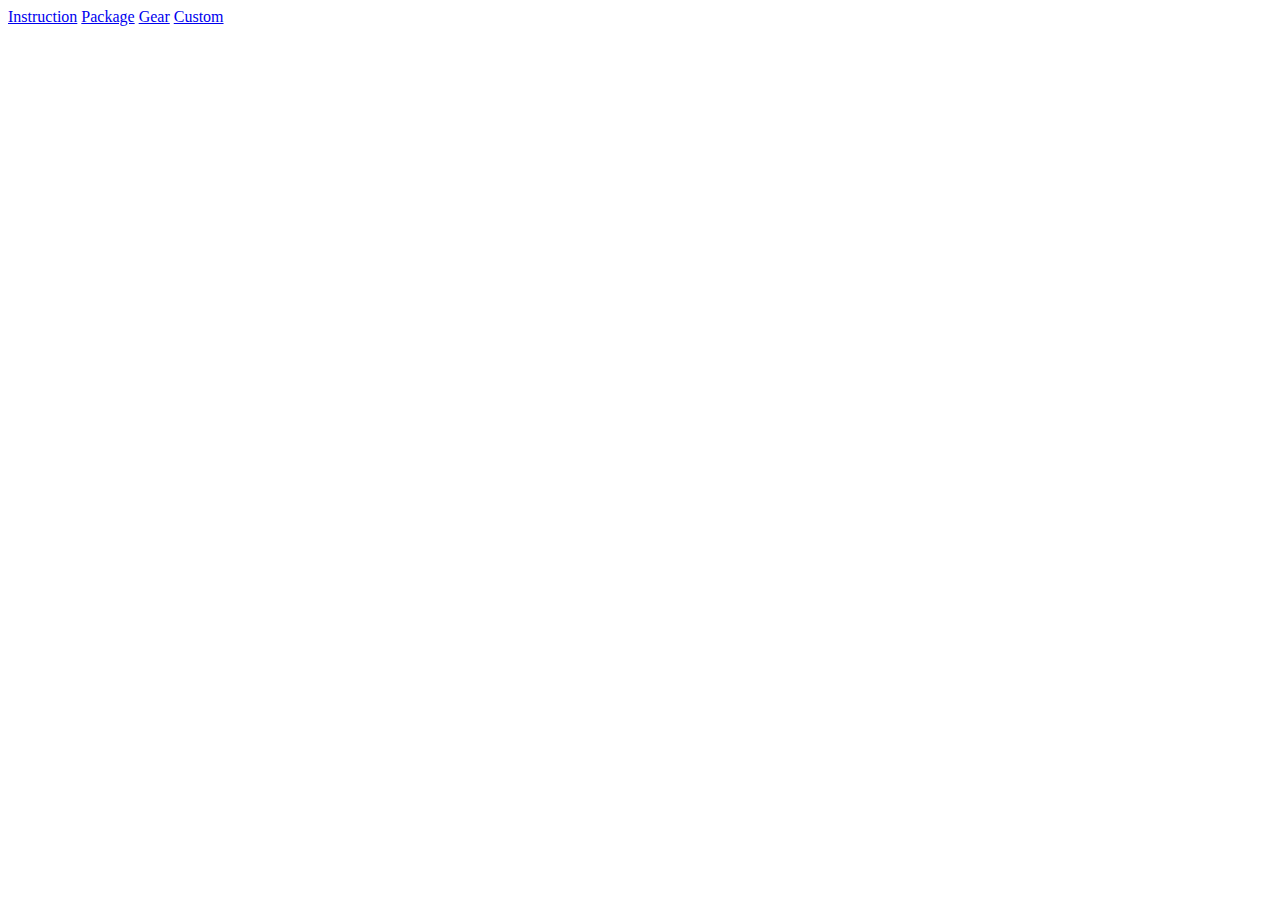
<file: index.html>
<!DOCTYPE html>
<meta charset="UTF-8">
<meta name="viewport" content="width=device-width, initial-scale=1">
<title>CG</title>
<script src=https://aeoq.github.io/drag-gallery/script.js type=module></script>
<style>
  img {max-height:30em;}
  caption {white-space:nowrap;}
  table {font-family:monospace;}
  td {white-space:pre;}
</style>
<drag-gallery id=instruction hidden>
  <figure>
    <img src='images/instruction/Wクラーケン・レオン・ウェイトアジャスト・サンダー.jpg' style='max-height:60em'>
    <img src='images/instruction/Wエアブラスト-1.jpg'>
    <img src='images/instruction/Wエアブラスト-2.jpg'>
    <img src='images/instruction/Wハイスペック・ダッシュ・スピン.jpg'>
  </figure>
  <figure>
    <img src='images/instruction/FW01~05.jpg' style='max-height:60em'>
    <img src='images/instruction/FW06-1.jpg'>
    <img src='images/instruction/FW06-2.jpg'>
    <img src='images/instruction/RW01~02.jpg'>
    <img src='images/instruction/RW03-1.jpg'>
    <img src='images/instruction/RW03-2.jpg'>
    <img src='images/instruction/RW04-1.jpg'>
    <img src='images/instruction/RW04-2.jpg'>
  </figure>
  <figure>
    <img src='images/instruction/Gear-1.jpg'>
    <img src='images/instruction/Gear-2.jpg'>
  </figure>
</drag-gallery>
<drag-gallery id=package hidden>
  <figure>
    <img src='images/package/WCアサルト-1.jpg' alt="クラッシュギア アサルトホイール">
    <img src='images/package/WCアサルト-2.jpg' alt="クラッシュギア アサルトホイール">
    <img src='images/package/WCファイヤー-1.jpg' alt="クラッシュギア ファイヤーホイール">
    <img src='images/package/WCファイヤー-2.jpg' alt="クラッシュギア ファイヤーホイール">
    <img src='images/package/WCレオン-1.jpg' alt="クラッシュギア レオンホイール">
    <img src='images/package/WCレオン-2.jpg' alt="クラッシュギア レオンホイール">
  </figure>
  <figure>
    <img src='images/package/WDサンダー-1.jpg' alt="クラッシュギア サンダーホイール">
    <img src='images/package/WDサンダー-2.jpg' alt="クラッシュギア サンダーホイール">
    <img src='images/package/WDドラゴン-1.jpg' alt="クラッシュギア ドラゴンホイール">
    <img src='images/package/WDドラゴン-2.jpg' alt="クラッシュギア ドラゴンホイール">
    <img src='images/package/WDビートル-1.jpg' alt="クラッシュギア ビートルホイール">
    <img src='images/package/WDビートル-2.jpg' alt="クラッシュギア ビートルホイール">
  </figure>
  <figure>
    <img src='images/package/WSアーマード-1.jpg' alt="クラッシュギア アーマードホイール">
    <img src='images/package/WSアーマード-2.jpg' alt="クラッシュギア アーマードホイール">
    <img src='images/package/WSクラーケン-1.jpg' alt="クラッシュギア クラーケンホイール">
    <img src='images/package/WSクラーケン-2.jpg' alt="クラッシュギア クラーケンホイール">
    <img src='images/package/WSシャーク-1.webp' alt="クラッシュギア シャークホイール">
    <img src='images/package/WSシャーク-2.jpg' alt="クラッシュギア シャークホイール">
  </figure>
  <figure>
    <img src='images/package/WNウェイトアジャスト-1.jpg' alt="クラッシュギア ウェイトアジャストホイール">
    <img src='images/package/WNウェイトアジャスト-2.jpg' alt="クラッシュギア ウェイトアジャストホイール">
    <img src='images/package/WNエアブラスト-1.jpg' alt="クラッシュギア エアブラストホイール">
    <img src='images/package/WNエアブラスト-2.jpg' alt="クラッシュギア エアブラストホイール">
  </figure>
  <figure>
    <img src='images/package/G01ガルダイーグル.jpg'>
    <img src='images/package/G02ディノスパルタン.jpg'>
    <img src='images/package/G03レイジングブル.jpg'>
    <img src='images/package/G04シューティングミラージュ.jpg'>
    <img src='images/package/G05凱輝.jpg'>
  </figure>
</drag-gallery>
<drag-gallery id=gear hidden></drag-gallery>
<drag-gallery id=custom hidden></drag-gallery>
<a href=#instruction>Instruction</a>
<a href=#package>Package</a>
<a href=#gear>Gear</a>
<a href=#custom>Custom</a>
<script type="module">
  import {Q,E} from 'https://aeoq.github.io/AEOQ.mjs'
  const tabulate = (...tables) => {
    let attrs = !Array.isArray(tables.at(-1)) && !tables.at(-1).body && tables.pop();
    let table = 
    E('table', [tables.length > 1 ? 
      E('caption', ...tables.map((table, i) =>
        E('label', [
          E('input', {type: 'radio', name: 'tables', value: table.body ? table.id : `t${i}`}),
          table.body ? table.title : `t${i}`
        ])
      )) : '', ...tables.map((table, i) => 
      E('tbody', table.id ? {id: table.id} : '', [table.head ? 
        E('tr', table.head.map(th => 
          E('th', th)
        )) : '', ...(table.body ?? table).map(tr => 
        E('tr', tr.map(td => 
          E('td', td.replace("　",`
`))
        ))
      )])
    )], attrs || {});
    table.onchange = ev => ev.target.checked && table.Q('tbody', body => body.hidden = body.id != ev.target.value);
    table.Q('label:first-child input')?.click();
    return table;
  }
  Promise.all(['custom','gear'].map(w =>
    fetch(`${w}.json`).then(resp => resp.json()).then(data => Q(`#${w}`).append(tabulate(...data)))
  )).then(() =>
    Q('table', table => table.onclick = ev => {
      let [tr, tbody] = ['tr','tbody'].map(el => ev.target.closest(el));
      let label = tbody ? table.Q(`label:has(input[value='${tbody.id}'])`) : null;
      tr && open(`https://www.google.com/search?q=クラッシュギア ${tr.children[1].textContent} ${label?.textContent ?? ''}&udm=2`);
    }
  ));
</script>
</file>
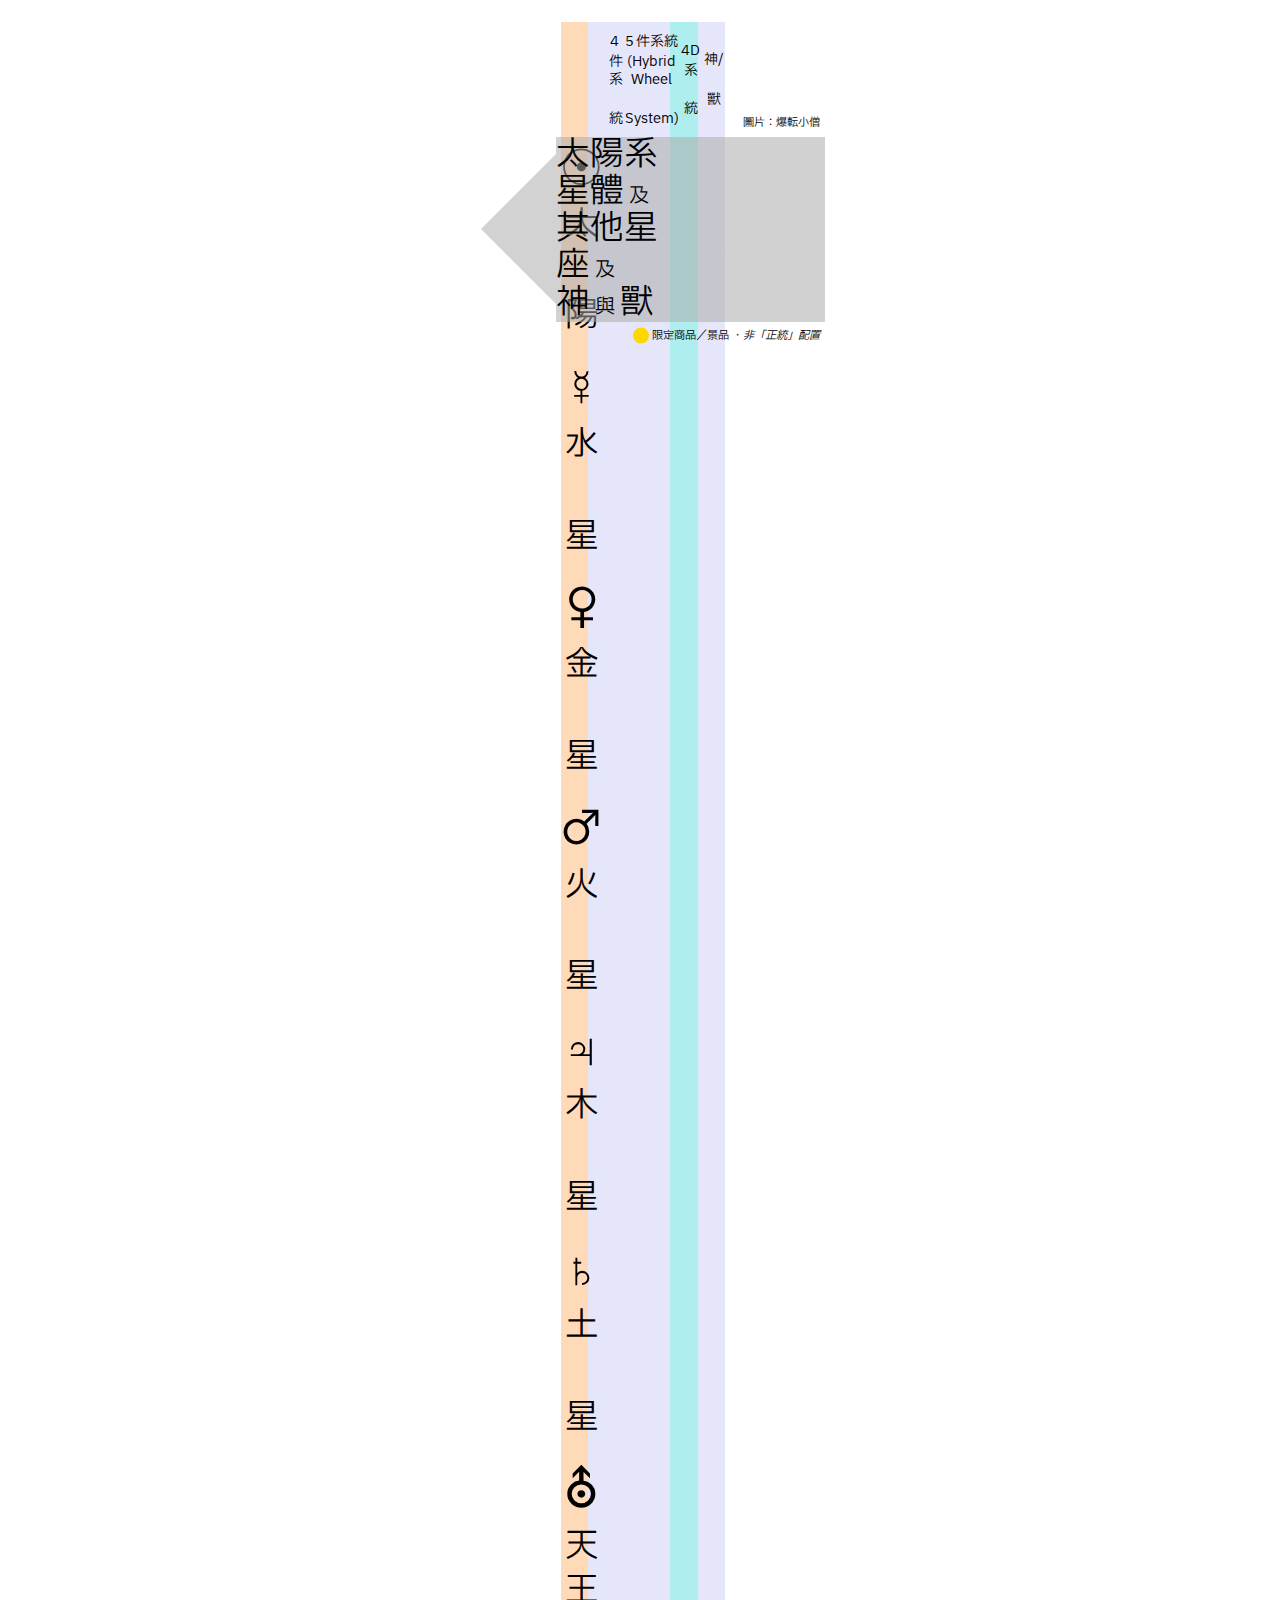
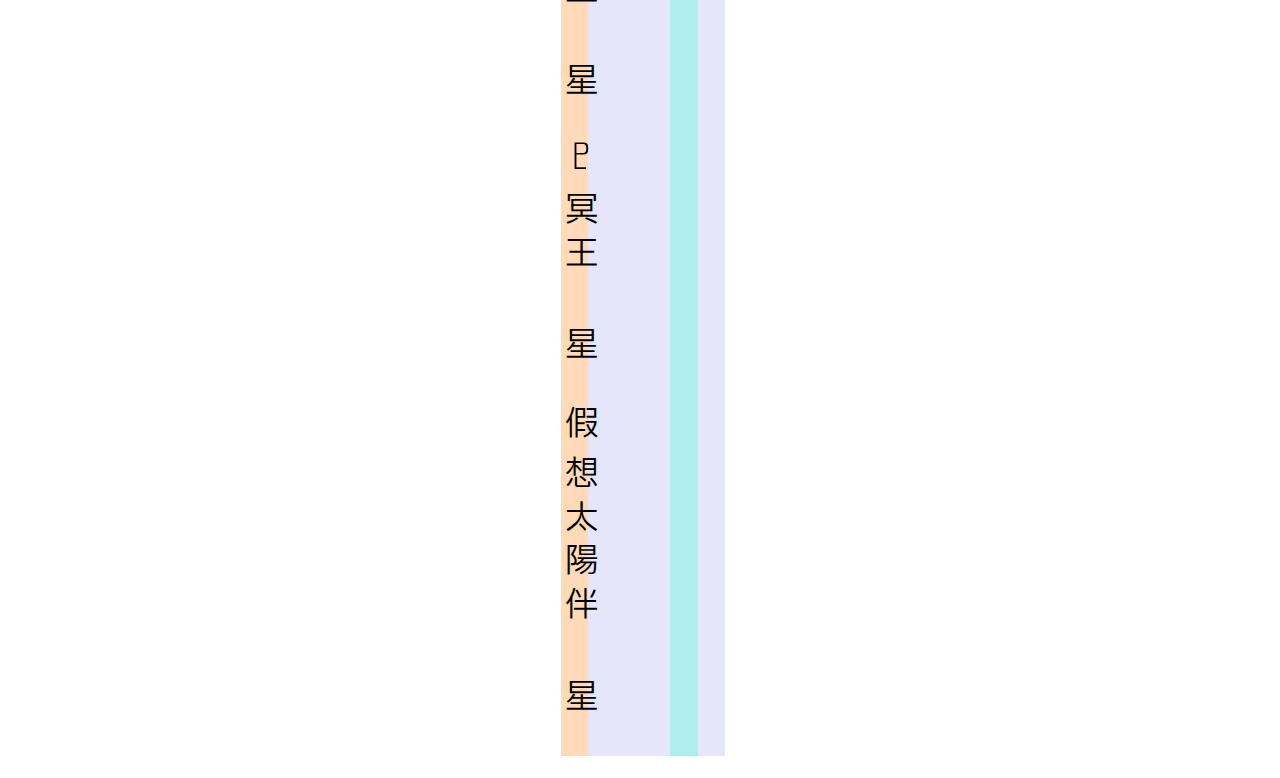
<file: production/Raw materials/others.html>
<!DOCTYPE html>
<link rel="preconnect" href="https://fonts.googleapis.com">
<link rel="preconnect" href="https://fonts.gstatic.com" crossorigin>
<link href="https://fonts.googleapis.com/css2?family=IBM+Plex+Sans+JP:wght@500&display=swap" rel="stylesheet">
<link rel="stylesheet" href="./css.css">
<style>
    table::before {
        --stop1:3.2%;--stop2:19.1%;--stop3:67.6%;--stop4:83.9%;
    }
    caption {top:7.7em; div {--stop:0; &::before {right:100%}}}
</style>
<table>
    <caption>
        <p>圖片：爆転小僧</p>
        <div>
            <h1>太陽系星體<small> 及</small><br>其他星座<small> 及</small><br>神<small> 與 </small>獸</h1>
        </div>
        <p><i class="prize" style="margin-right:2.2em;height:1.5em;display:inline-block;position:relative;vertical-align:-.4em;"></i>限定商品／景品
        ・<i>非「正統」配置</i>
    </caption>
    <thead><tr><th><th colspan="3">4 件系統<th colspan="9">5 件系統<br>(Hybrid Wheel System)<th colspan="3">4D 系統<th colspan="3">神/獸</thead>
    <tr id=☉︎ class=planet imgs="
    |http://www.kcn.ne.jp/~kids/bb/bey2/gen10001.jpg"><th title=☉︎>太陽</tr>
    <tr names="|bソルブレイズV145AS"></tr>
    <tr id=☿ class=planet imgs="
    |http://www.kcn.ne.jp/~kids/bb/bey2/gen08001.jpg"><th title="☿">水星</tr>
    <tr names="|aマーキュリーアヌビウス85XF"></tr>
    <tr id=♀ class=planet imgs="
    http://www.kcn.ne.jp/~kids/bb/bey2/gen01001.jpg
    |||http://www.kcn.ne.jp/~kids/bb/bey2/bb119001.jpg"><th title=♀>金星</tr>
    <tr names="aケツァルコアトル90WF||||bデスケツァルコアトル125RDF"></tr>
    <tr id=♂ class=planet imgs="
    ||||http://www.kcn.ne.jp/~kids/bb/bey2/bb114001.jpg"><th title=♂>火星</tr>
    <tr names="||||bヴァリアレスD:D"></tr>
    <tr id=♃ class=planet imgs="
    |||http://www.kcn.ne.jp/~kids/bb/bey2/bb116002.jpg
    http://www.kcn.ne.jp/~kids/bb/bey2/bb116001.jpg"><th title=♃>木星</tr>
    <tr names="|||bフォビドゥンイオニスED145FB|dジェイドジュピターS130RB"></tr>
    <tr id=♄ class=planet imgs="
    ||||http://www.kcn.ne.jp/~kids/bb/bey2/bb113001.jpg"><th title=♄>土星</tr>
    <tr names="||||sサイズクロノスT125EDS"></tr>
    <tr id=⛢ class=planet imgs="
    ||||http://www.kcn.ne.jp/~kids/bb/bey2/bb121003.jpg"><th title=⛢>天王星</tr>
    <tr names="||||sデュオウラヌス230WD"></tr>
    <tr id=♇ class=planet imgs="
    ||||http://www.kcn.ne.jp/~kids/bb/bey2/bb123001.jpg"><th title=♇>冥王星</tr>
    <tr names="||||bフュージョンハーデスAD145SWD"></tr>
    <tr class="planet" imgs="
    ||||http://www.kcn.ne.jp/~kids/bb/bey2/bb122001.jpg"><th>假想太陽伴星</tr>
    <tr names="||||bディアブロネメシスX:D"></tr>
    <tr imgs="
    |||http://www.kcn.ne.jp/~kids/bb/bey2/bb-71001.jpg
    http://www.kcn.ne.jp/~kids/bb/bey2/bb117001.jpg"><th></tr>
    <tr names="|||aレイユニコルノD125CS|aブリッツユニコルノ100RSF"></tr>
    <tr imgs="
    ||http://www.kcn.ne.jp/~kids/bb/bey2/bb-91001.jpg
    http://www.kcn.ne.jp/~kids/bb/bey2/bb-94001.jpg
    http://www.kcn.ne.jp/~kids/bb/bey2/gen16001.jpg"><th></tr>
    <tr names="||aレイギル100RSF|aトルネードヘラクレオ105F|aオメガドラゴニス85XF"></tr>
    <tr imgs="
    |http://www.kcn.ne.jp/~kids/bb/bey2/bb116004.jpg
    http://www.kcn.ne.jp/~kids/bb/bey2/bb116008.jpg
    http://www.kcn.ne.jp/~kids/bb/bey2/bb123006.jpg
    |http://www.kcn.ne.jp/~kids/bb/bey2/gen09001.jpg"><th></tr>
    <tr names="|aスクリューレイラーED145MF|aヘルクラウン130FB|aバクシンベルゼブT125XF||aバクシンスサノオ90WF"></tr>
    <tr imgs="
    ||http://www.kcn.ne.jp/~kids/bb/bey2/bb-59001.jpg
    http://www.kcn.ne.jp/~kids/bb/bey2/bb-99001.jpg"><th></tr>
    <tr names="||sバーンフェニックス135MS|sヘルケルベクスBD145DS"></tr>
    <tr imgs="
    |http://www.kcn.ne.jp/~kids/bb/bey2/bb-51001.jpg
    http://www.kcn.ne.jp/~kids/bb/bey2/bb-80001.jpg
    http://www.kcn.ne.jp/~kids/bb/bey2/bb104001.jpg
    http://www.kcn.ne.jp/~kids/bb/bey2/bb124001.jpg
    http://www.kcn.ne.jp/~kids/bb/bey2/bbp01001.jpg"><th></tr>
    <tr names="|dロックオルソD125B|dグラビティペルセウスAD145WD|dバサルトホロギウム145WD|dクライスシグナス145WD|dバルカンホルセウス145D"></tr>
    <tr imgs="
    |http://www.kcn.ne.jp/~kids/bb/bey2/bb-78001.jpg
    http://www.kcn.ne.jp/~kids/bb/bey2/bb-82001.jpg
    http://www.kcn.ne.jp/~kids/bb/bey2/bb-82002.jpg"><th></tr>
    <tr names="|dロックギラフR145WB|dグランドケトスWD145RS|dグランドケトスT125RS"></tr>
    <tr imgs="
    http://www.kcn.ne.jp/~kids/bb/bey2/bb-11001.jpg
    http://www.kcn.ne.jp/~kids/bb/bey2/bb-29001.jpg"><th></tr>
    <tr names="bヴォルフD125B|bダークヴォルフDF145FS"></tr>
    <tr imgs="
    |http://www.kcn.ne.jp/~kids/bb/bey2/bb-47001.jpg
    http://www.kcn.ne.jp/~kids/bb/bey2/bb-95001.jpg
    http://www.kcn.ne.jp/~kids/bb/bey2/bb116007.jpg
    http://www.kcn.ne.jp/~kids/bb/bey2/bb109001.jpg
    http://www.kcn.ne.jp/~kids/bb/bey2/gen11001.jpg"><th></tr>
    <tr names="|bアースアクイラ145WD|bフレイムビクシス230WD|bスクリューフォックスTR145W²D|bビートリンクスTH170WD|bディバインキメラTR145FB"></tr>
    <tr imgs="
    |http://www.kcn.ne.jp/~kids/bb/bey2/bb-69001.jpg
    http://www.kcn.ne.jp/~kids/bb/bey2/bb-74001.jpg
    http://www.kcn.ne.jp/~kids/bb/bey2/bb100001.jpg
    |http://www.kcn.ne.jp/~kids/bb/bey2/gen13001.jpg"><th></tr>
    <tr names="|bポイズンサーぺントSW145SD|bサーマルラチェルタWA130HF|bキラービフォールUW145EWD||bナイトメアレックスSW145SD"></tr>
</table>
<script type="module">
    import {A,E,O,Q} from 'https://aeoq.github.io/AEOQ.mjs'
    Q('tr[imgs]', tr => {
        tr.append(...
            tr.getAttribute('imgs').split(/[|\n]/).slice(1).flatMap(src => [E('td'), E('td', src ? [E('img', {src})] : ''), E('td')])
        );
        tr.removeAttribute('imgs');
    });
    Q('tr[names]', tr => {
        tr.append(E('td'), ...
            tr.getAttribute('names').split(/[|\n]/).flatMap((name, i) => 
            tr.previousElementSibling.Q(`:nth-child(${3*i+3}`)?.classList.add(name[0]) ?? E('td', {
                classList: name[0],
                innerHTML: name.slice(1).replace(/(?=[A-Z0-9])/, '<br>'), 
                colSpan: 3
            }))
        );
        tr.removeAttribute('names');
    });
    [[5,1],[12,1],[12,2],[12,3],[15,2],[15,3],[17,3]].forEach(([c, i]) => Q((typeof c == 'number' ? `tr:nth-child(${2*c-1})` : `#${c}`)+`+tr :nth-child(${i} of td:not(:empty))`).classList.add('non-standard'));
    [[1,1],[2,1],[3,1],[11,3],[12,4],[14,5],[17,5],[18,4]].forEach(([c, i]) => Q((typeof c == 'number' ? `tr:nth-child(${2*c-1})` : `#${c}`)+`+tr :nth-child(${i} of td:not(:empty))`).classList.add('prize'));

    import PointerInteraction from 'https://aeoq.github.io/pointer-interaction/script.js'
    PointerInteraction.events({
        'td img': {
            press: PI => PI.target.brightness ??= 1,
            drag: PI => PI.target.style.filter = `brightness(${PI.temp = PI.target.brightness - PI.$drag.dy/1000})`,
            lift: (PI, target) => target.brightness = PI.temp
        }
    })
</script>
</file>
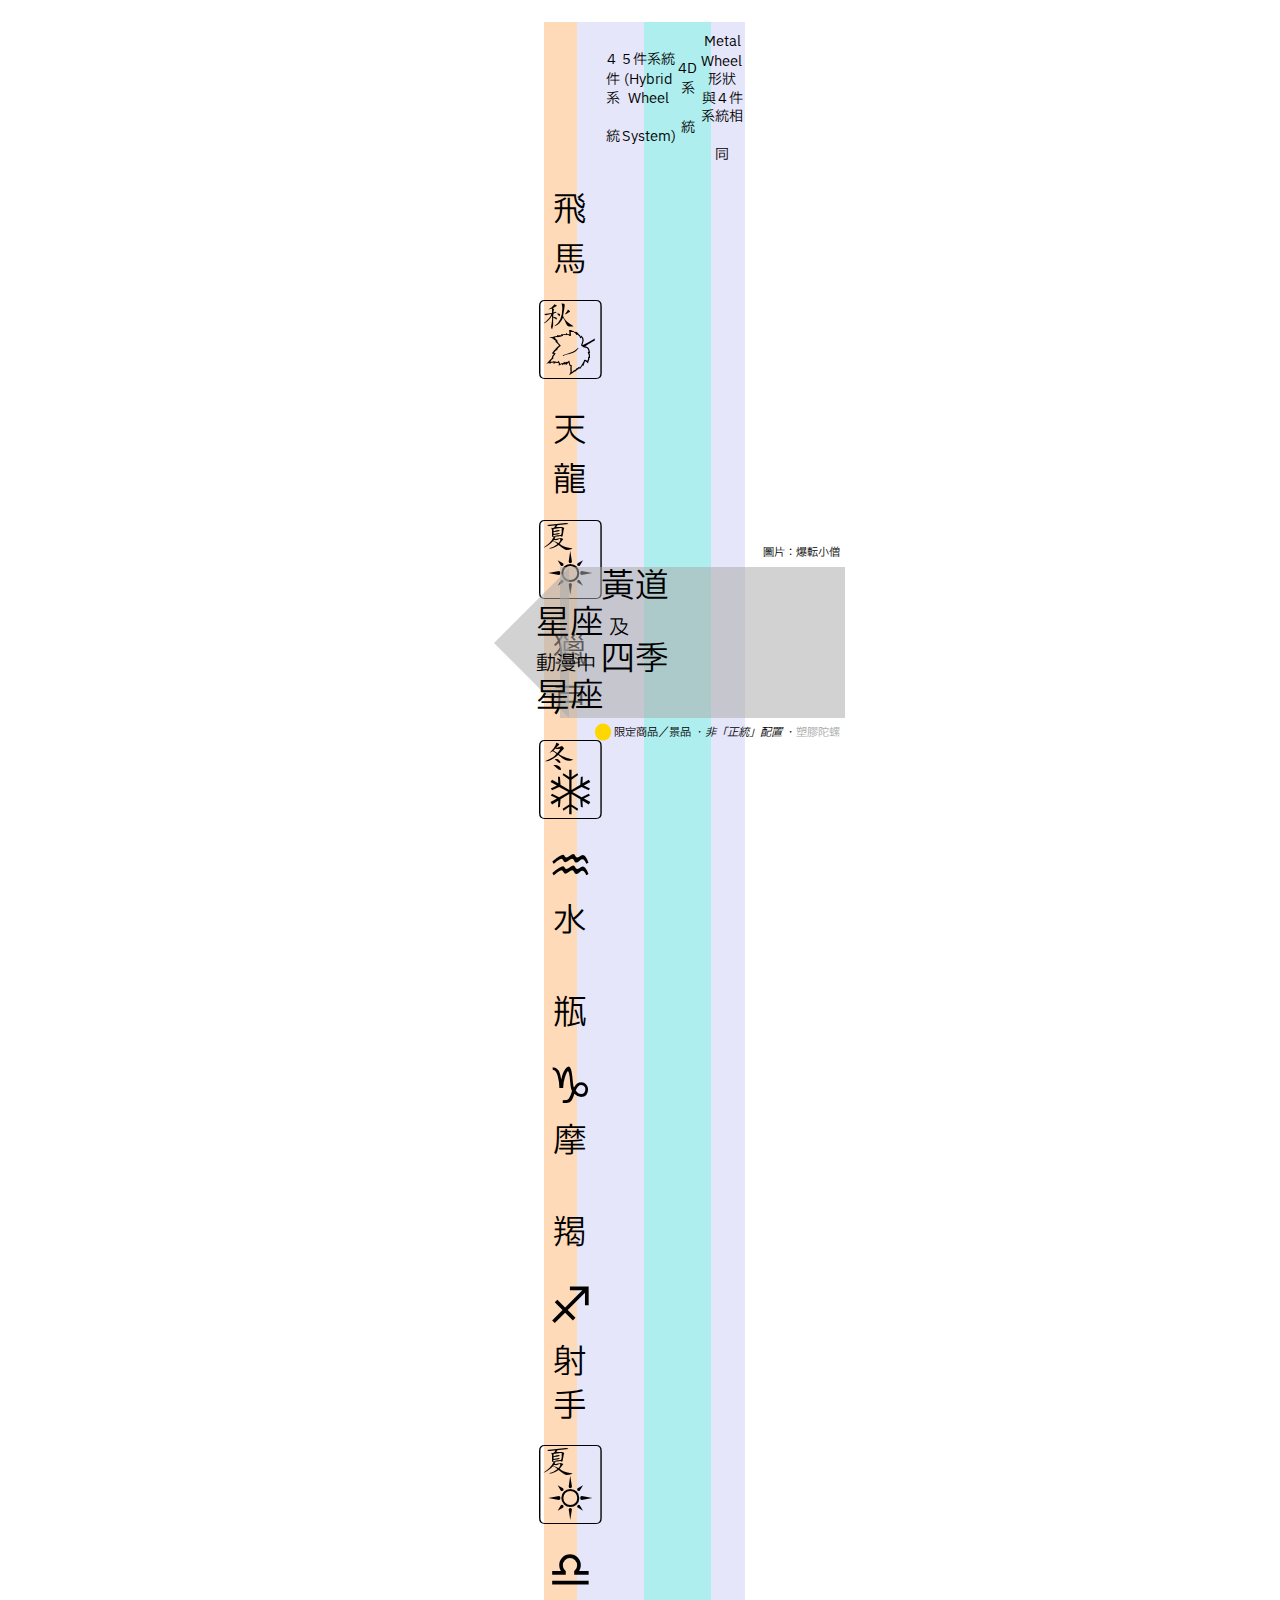
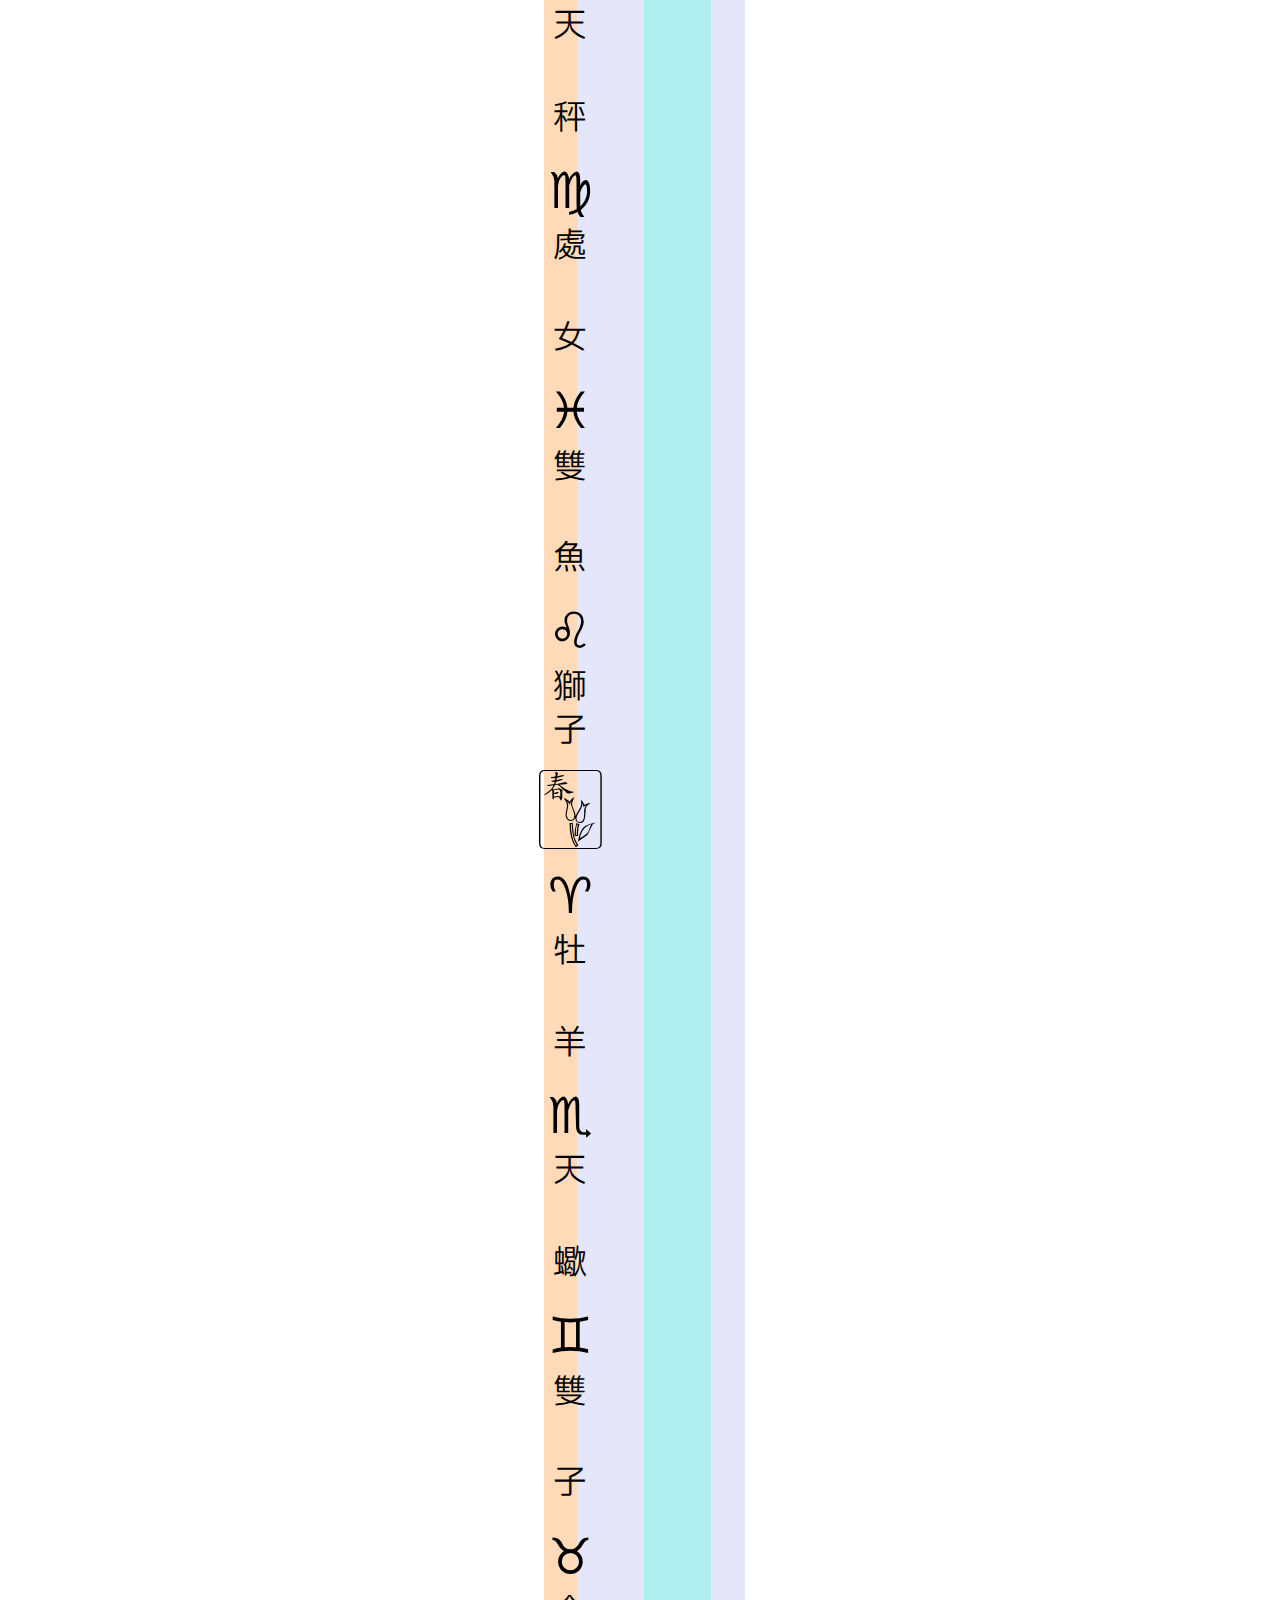
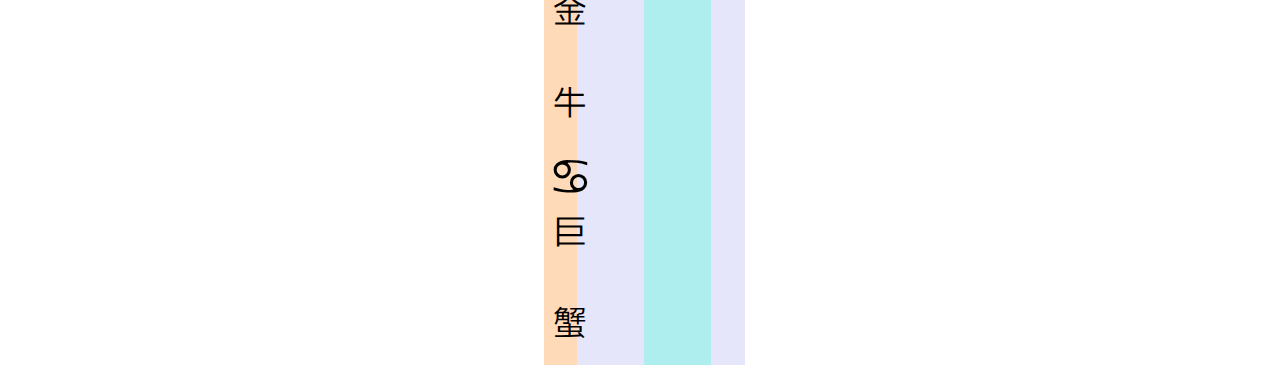
<file: production/Raw materials/zodiac.html>
<!DOCTYPE html>
<link rel="preconnect" href="https://fonts.googleapis.com">
<link rel="preconnect" href="https://fonts.gstatic.com" crossorigin>
<link href="https://fonts.googleapis.com/css2?family=IBM+Plex+Sans+JP:wght@500&display=swap" rel="stylesheet">
<link rel="stylesheet" href="./css.css">
<table>
    <caption>
        <p>圖片：爆転小僧</p>
        <div>
            <h1><small>　　　 </small>黃道星座<small> 及</small><br><small>動漫中 </small>四季星座</h1>
        </div>
        <p><i class="prize" style="margin-right:2.2em;height:1.5em;display:inline-block;position:relative;vertical-align:-.4em;"></i>限定商品／景品
        ・<i>非「正統」配置</i>
        ・<i style="color:darkgray;font-style:normal">塑膠陀螺</i></p>
    </caption>
    <thead><tr><th><th colspan="3">4 件系統<th colspan="6">5 件系統<br>(Hybrid Wheel System)<th colspan="6">4D 系統<th colspan="3">Metal Wheel 形狀與 4 件系統相同</thead>
    <tr imgs="
    http://www.kcn.ne.jp/~kids/bb/bey2/bb-01001.jpg
    http://www.kcn.ne.jp/~kids/bb/bey2/bb-28001.jpg
    http://www.kcn.ne.jp/~kids/bb/bey2/bb-70001.jpg
    http://www.kcn.ne.jp/~kids/bb/bey2/bb105001.jpg
    http://www.kcn.ne.jp/~kids/bb/bey2/bb121001.jpg
    http://www.kcn.ne.jp/~kids/bb/bey2/gen06001.jpg"><th season="🀨">飛馬</tr>
    <tr names="aペガシス105F|aストームペガシス105RF|aギャラクシーペガシスW105R²F|aビッグバンペガシスF:D|aウイングペガシス90WF|aサイバーペガシス100HF"></tr>
    <tr imgs="
    http://www.kcn.ne.jp/~kids/bb/bey2/bb-23001.jpg
    http://www.kcn.ne.jp/~kids/bb/bey2/bb-43001.jpg
    http://www.kcn.ne.jp/~kids/bb/bey2/bb-88001.jpg
    http://www.kcn.ne.jp/~kids/bb/bey2/bb108001.jpg
    http://www.kcn.ne.jp/~kids/bb/bey2/bb121002.jpg"><th season="🀧">天龍</tr>
    <tr names="aエルドラゴ105F|aライトニングエルドラゴ100HF|aメテオエルドラゴLW105LF|aエルドラゴデストロイF:S|dエルドラゴガーディアンS130MB"></tr>
    <tr imgs="|||
    http://www.kcn.ne.jp/~kids/bb/bey2/bb118001.jpg|"><th season="🀩">獵戸</tr>
    <tr names="|||sファントムオリオンB:D|"></tr>

    <tr id=♒︎︎ imgs="
    http://www.kcn.ne.jp/~kids/bb/bey2/bb-21002.jpg
    http://www.kcn.ne.jp/~kids/bb/bey2/bb-56003.jpg
    http://www.kcn.ne.jp/~kids/bb/bey2/bb-37001.jpg"><th title=♒︎︎>︎︎水瓶</tr>
    <tr names="aアクアリオ105F|aストームアクアリオM145Q|aウインドアクアリオ100HF/S"></tr>
    <tr id=♑︎︎ imgs="
    http://www.kcn.ne.jp/~kids/bb/bey2/bb-27001.jpg
    http://www.kcn.ne.jp/~kids/bb/bey2/bb-50001.jpg
    http://www.kcn.ne.jp/~kids/bb/bey2/bb102001.jpg"><th title=♑︎︎>︎︎摩羯</tr>
    <tr names="aカプリコーネ100HF|aストームカプリコーネM145Q|aスクリューカプリコーネ90MF"></tr>
    <tr id=♐︎︎ imgs='
    http://www.kcn.ne.jp/~kids/bb/bey2/bb-03001.jpg
    http://www.kcn.ne.jp/~kids/bb/bey2/bb-35001.jpg
    |http://www.kcn.ne.jp/~kids/bb/bey2/bb126001.jpg|'><th title="♐︎︎" season="🀧">射手</tr>
    <tr names="sサジタリオ145S|sフレイムサジタリオC145S||sフラッシュサジタリオ230WD|"></tr>
    <tr id=♎︎︎ imgs="
    http://www.kcn.ne.jp/~kids/bb/bey2/bb-18001.jpg
    http://www.kcn.ne.jp/~kids/bb/bey2/bb-48001.jpg
    |||http://www.kcn.ne.jp/~kids/bb/bey2/gen05001.jpg"><th title=♎︎︎>天秤</tr>
    <tr names="sリブラDF145BS|sフレイムリブラT125ES||||sインフィニティリブラGB145S"></tr>
    <tr id=♍︎︎ imgs="
    http://www.kcn.ne.jp/~kids/bb/bey2/bb-22002.jpg
    http://www.kcn.ne.jp/~kids/bb/bey2/bb-60001.jpg"><th title=♍︎︎>處女</tr>
    <tr names="sビルゴDF145BS|sアースビルゴGB145BS"></tr>
    <tr id=♓︎︎ imgs="
    http://www.kcn.ne.jp/~kids/bb/bey2/bb-83001.jpg
    http://www.kcn.ne.jp/~kids/bb/bey2/bb-57001.jpg"><th title=♓︎︎>雙魚</tr>
    <tr names="sパイシーズDF145BS|sサーマルパイシーズT125ES"></tr>
    <tr id=♌︎︎ imgs="
    http://www.kcn.ne.jp/~kids/bb/bey2/bb-04001.jpg
    http://www.kcn.ne.jp/~kids/bb/bey2/bb-30001.jpg
    |http://www.kcn.ne.jp/~kids/bb/bey2/bb106001.jpg|
    http://www.kcn.ne.jp/~kids/bb/bey2/gen07001.jpg"><th title=♌︎︎ season="🀦">獅子</tr>
    <tr names="dレオーネ145D|dロックレオーネ145WB||dファングレオーネ130W²D||dカウンターレオーネD125B"></tr>
    <tr id=♈︎︎ imgs="
    http://www.kcn.ne.jp/~kids/bb/bey2/bb-89001.jpg
    http://www.kcn.ne.jp/~kids/bb/bey2/bb-57002.jpg
    http://www.kcn.ne.jp/~kids/bb/bey2/bb-45001.jpg
    ||http://www.kcn.ne.jp/~kids/bb/bey2/bb123004.jpg"><th title=♈︎︎>牡羊</tr>
    <tr names="dアリエス145D|dロックアリエス145D|dクレイアリエスED145B|||bクラウドジェミオスT125SF"></tr>
    <tr id=♏︎︎ imgs="
    http://www.kcn.ne.jp/~kids/bb/bey2/bb-24001.jpg
    http://www.kcn.ne.jp/~kids/bb/bey2/bb-65001.jpg"><th title=♏︎︎>天蠍</tr>
    <tr names="dエスコルピオWD145B|dロックエスコルピオT125JB"></tr>
    <tr id=♊︎︎ imgs="
    http://www.kcn.ne.jp/~kids/bb/bey2/bb-26001.jpg
    http://www.kcn.ne.jp/~kids/bb/bey2/bb-56002.jpg"><th title=♊︎︎>雙子</tr>
    <tr names="bジェミオスDF145FS|bキラージェミオスDF145FS"></tr>
    <tr id=♉︎︎ imgs="
    http://www.kcn.ne.jp/~kids/bb/bey2/bb-02001.jpg
    http://www.kcn.ne.jp/~kids/bb/bey2/bb-40001.jpg
    |||http://www.kcn.ne.jp/~kids/bb/bey2/bb123005.jpg"><th title=︎︎♉︎︎>金牛</tr>
    <tr names="bブル125SF|bダークブルH145SD||||dクラッシュエスコルピオ125JB"></tr>
    <tr id=♋︎︎ imgs="|
    http://www.kcn.ne.jp/~kids/bb/bey2/bb-55001.jpg
    http://www.kcn.ne.jp/~kids/bb/bey2/bb-31001.jpg"><th title=♋︎︎>巨蟹</tr>
    <tr names="|bダークキャンサーCH120SF|bマッドキャンサーCH120FS"></tr>
</table>
<script type="module">
    import {A,E,O,Q} from 'https://aeoq.github.io/AEOQ.mjs'
    Q('tr[imgs]', tr => {
        tr.Q('th:first-child').after(...
            tr.getAttribute('imgs').split(/[|\n]/).slice(1).flatMap(src => [E('td'), E('td', src ? [E('img', {src})] : ''), E('td')])
        );
        tr.removeAttribute('imgs');
    });
    Q('tr[names]', tr => {
        tr.append(E('td'), ...
            tr.getAttribute('names').split(/[|\n]/).flatMap((name, i) => 
            tr.previousElementSibling.Q(`:nth-child(${3*i+3}`)?.classList.add(name[0]) ?? E('td', {
                classList: name[0],
                innerHTML: name.slice(1).replace(/(?=[A-Z0-9])/, '<br>'), 
                colSpan: 3
            }))
        );
        tr.removeAttribute('names');
    });
    [['♈︎︎',4],['♈︎︎',3],['♉︎︎',3],['♒︎︎',3],['♍︎︎',2],['♋︎︎',2]].forEach(([c, i]) => Q(`#${c}+tr :nth-child(${i} of td:not(:empty))`).classList.add('non-standard'));
    [[1,6],['♌︎︎',4],['♎︎︎',3]].forEach(([c, i]) => Q((typeof c == 'number' ? `tr:nth-child(${2*c-1})` : `#${c}`)+`+tr :nth-child(${i} of td:not(:empty))`).classList.add('prize'));

    import PointerInteraction from 'https://aeoq.github.io/pointer-interaction/script.js'
    PointerInteraction.events({
        'td img': {
            press: PI => PI.target.brightness ??= 1,
            drag: PI => PI.target.style.filter = `brightness(${PI.temp = PI.target.brightness - PI.$drag.dy/1000})`,
            lift: (PI, target) => target.brightness = PI.temp
        }
    })
</script>
</file>
<file: production/Raw materials/css.css>
body {margin:0;}
    table {
        font-size:.7em;font-family:'IBM Plex Sans JP',sans-serif;
        border-collapse:collapse;
        position:relative;
        margin:2em auto;
    }
    thead th {
        padding-top:.25em;
    }
    img {
        width:10em; height:10em;
        object-fit: cover;
        vertical-align:bottom;
        border-radius:.5em;
        -webkit-user-drag:none;
    }
    td {
        font-size:1em;
        text-align:center; vertical-align:middle;
        line-height:1.1;
        padding:0; margin:0;
        position:relative;

        &:empty {min-width:.5em;}
        &[colspan] {padding:.2em 0 .3em 0;}
        &:has(img)::before {
            content:'';
            position:absolute; right:0; top:0;
            width:2em; height:2em;
            z-index:1;
        }
        &.a:has(img)::before {background:url(https://go-shoot.github.io/X/img/types.svg#att) center / contain no-repeat;}
        &.d:has(img)::before {background:url(https://go-shoot.github.io/X/img/types.svg#def) center / contain no-repeat;}
        &.s:has(img)::before {background:url(https://go-shoot.github.io/X/img/types.svg#sta) center / contain no-repeat;}
        &.b:has(img)::before {background:url(https://go-shoot.github.io/X/img/types.svg#bal) center / contain no-repeat;}
    }
    tr::before,tr::after {
        content:'';
        vertical-align:middle; display:table-cell;
        font-size:2em; text-align:center;
    }
    :is(#♒︎︎,#♈︎︎,#♋︎︎)+tr td:nth-of-type(4) {color:darkgray;}
    .non-standard {
        font-style:italic;
        &::first-line {font-style:normal;}
        :is(#♉︎︎,#♈︎︎)+tr &:last-child::first-line {font-style:italic;}
    }
    table::before {
        content:''; z-index:-1;
        position:absolute; inset:0;
        --stop1:3.7%; --stop2:19.6%; --stop3:51.8%; --stop4: 83.9%; --stop5: 100%;
        background:linear-gradient(to right,transparent var(--stop1),
        peachpuff var(--stop1) var(--stop2),
        lavender var(--stop2) var(--stop3),
        paleturquoise var(--stop3) var(--stop4),
        lavender var(--stop4) var(--stop5),
        transparent var(--stop5));
    }
    caption {
        pointer-events:none;
        position:absolute; right:-9em; top:46.1em;
        z-index:1;
        text-align:right; 

        div {
            text-align:left;
            font-size:3em;line-height:1.1;
            --stop:7.8%;
            background:linear-gradient(to right,transparent var(--stop),#aaaaaa88 var(--stop));
            display:flex; align-items:center;
            padding-right:.5em;
            
            &::before {
                content:''; z-index:-1;
                position:absolute; right:calc(100% - 1em); top:50%; transform:translateY(-50%);
                height:0;
                border-color:transparent; border-style:solid;
                border-width:2.25em;
                border-right-color:#aaaaaa88;
            }
            h1 {all:unset;}
            &::after {
                content:''; 
                margin-left:-.5em;
                width:6em;height:4.5em;
                background:url(https://go-shoot.github.io/X/img/system-MFB.png) center / contain no-repeat;
            }
        }
        p {
            margin:.5em;
        }
        small {font-size:.6em;}
    }
    tr th {
        font-size:1.25em; font-weight:normal;
        width:1em;
        line-height:1.3;
        &::before {content:attr(title);font-size:1.5em;}
        &::after {content:attr(season);font-size:2.5em;}
        &:not([colspan]):last-child {font-size:3em;}
    }
    .prize::before {
        content:'';
        position:absolute; left:.5em; top:50%; transform:translateY(-50%);
        width:1.5em; height:1.5em;
        background:gold; border-radius:9em;
        z-index: -1;
    }
</file>
